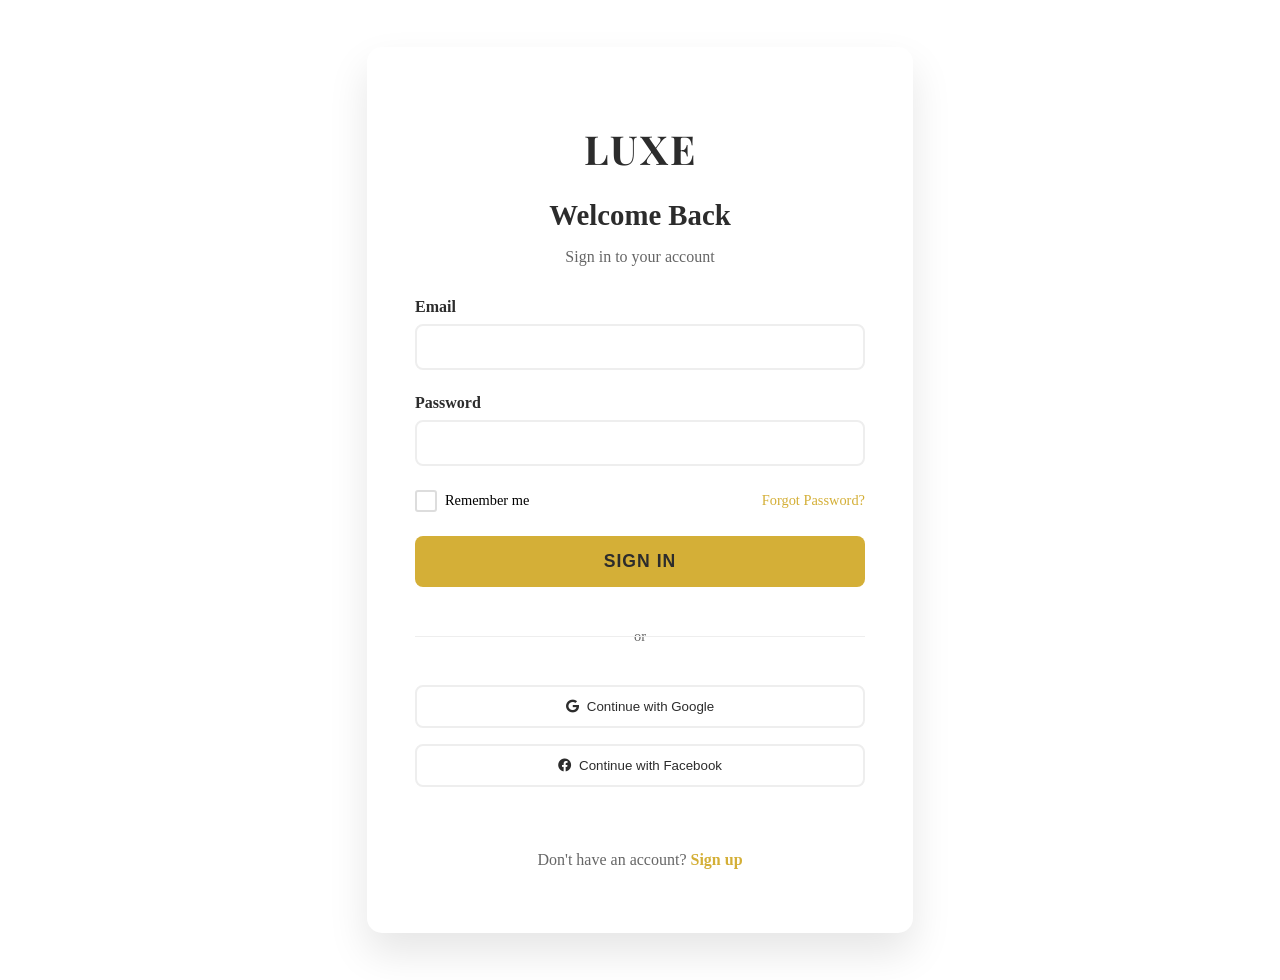
<file: checkout.html>
<!DOCTYPE html>
<html lang="en">

<head>
    <meta charset="UTF-8">
    <meta name="viewport" content="width=device-width, initial-scale=1.0">
    <title>Checkout - LUXE Fashion</title>
    <link rel="shortcut icon" href="wardrobe.png" type="image/x-icon">
    <link
        href="https://fonts.googleapis.com/css2?family=Playfair+Display:wght@400;500;600;700&family=Inter:wght@300;400;500;600;700&display=swap"
        rel="stylesheet">
    <link rel="stylesheet" href="https://cdnjs.cloudflare.com/ajax/libs/font-awesome/6.0.0/css/all.min.css">
    <link rel="stylesheet" href="styles.css">
    <link rel="stylesheet" href="checkout.css">
</head>

<body>
    <nav class="navbar">
        <div class="nav-container">
            <div class="nav-logo">
                <h2><a href="index.html">LUXE</a></h2>
            </div>
            <div class="checkout-steps">
                <span class="step active" style="border-radius: 4px;">Cart</span>
                <span class="step active"style="border-radius: 4px;">Checkout</span>
                <span class="step" style="border-radius: 4px;">Payment</span>
            </div>
        </div>
    </nav>

    <div class="checkout-container">
        <div class="checkout-content">
            <div class="checkout-form">
                <h2>Shipping Information</h2>
                <form id="checkout-form">
                    <div class="form-row">
                        <div class="form-group">
                            <label>First Name</label>
                            <input type="text" name="firstName" required>
                        </div>
                        <div class="form-group">
                            <label>Last Name</label>
                            <input type="text" name="lastName" required>
                        </div>
                    </div>

                    <div class="form-group">
                        <label>Email</label>
                        <input type="email" name="email" required>
                    </div>

                    <div class="form-group">
                        <label>Phone</label>
                        <input type="tel" name="phone" required>
                    </div>

                    <div class="form-group">
                        <label>Address</label>
                        <input type="text" name="address" required>
                    </div>

                    <div class="form-row">
                        <div class="form-group">
                            <label>City</label>
                            <input type="text" name="city" required>
                        </div>
                        <div class="form-group">
                            <label>State</label>
                            <input type="text" name="state" required>
                        </div>
                        <div class="form-group">
                            <label>ZIP Code</label>
                            <input type="text" name="zip" required>
                        </div>
                    </div>
                </form>

                <h2>Payment Method</h2>
                <div class="payment-methods">
                    <div class="payment-option">
                        <input type="radio" id="paypal" name="payment" value="paypal">
                        <label for="paypal">
                            <i class="fab fa-paypal"></i>
                            PayPal
                        </label>
                    </div>
                    <div class="payment-option">
                        <input type="radio" id="razorpay" name="payment" value="razorpay">
                        <label for="razorpay">
                            <i class="fas fa-credit-card"></i>
                            Razorpay
                        </label>
                    </div>
                    <div class="payment-option">
                        <input type="radio" id="phonepe" name="payment" value="phonepe">
                        <label for="phonepe">
                            <i class="fas fa-mobile-alt"></i>
                            PhonePe
                        </label>
                    </div>
                    <div class="payment-option">
                        <input type="radio" id="gpay" name="payment" value="gpay">
                        <label for="gpay">
                            <i class="fab fa-google-pay"></i>
                            Google Pay
                        </label>
                    </div>
                    <div class="payment-option">
                        <input type="radio" id="paytm" name="payment" value="paytm">
                        <label for="paytm">
                            <i class="fas fa-wallet"></i>
                            Paytm
                        </label>
                    </div>
                    <div class="payment-option">
                        <input type="radio" id="cod" name="payment" value="cod">
                        <label for="cod">
                            <i class="fas fa-wallet"></i>
                            COD
                        </label>
                    </div>

                </div>
            </div>

            <div class="order-summary">
                <h2>Order Summary</h2>
                <div class="summary-items" id="checkout-items">
                    <!-- Items will be loaded here -->
                </div>
                <div class="summary-totals">
                    <div class="total-row">
                        <span>Subtotal:</span>
                        <span id="subtotal">$0.00</span>
                    </div>
                    <div class="total-row">
                        <span>Shipping:</span>
                        <span id="shipping">$10.00</span>
                    </div>
                    <div class="total-row">
                        <span>Tax:</span>
                        <span id="tax">$0.00</span>
                    </div>
                    <div class="total-row final">
                        <span>Total:</span>
                        <span id="final-total">$0.00</span>
                    </div>
                </div>
                <button class="place-order-btn" onclick="placeOrder()">Place Order</button>
            </div>
        </div>
    </div>

    <script src="checkout.js"></script>
</body>

</html>
</file>
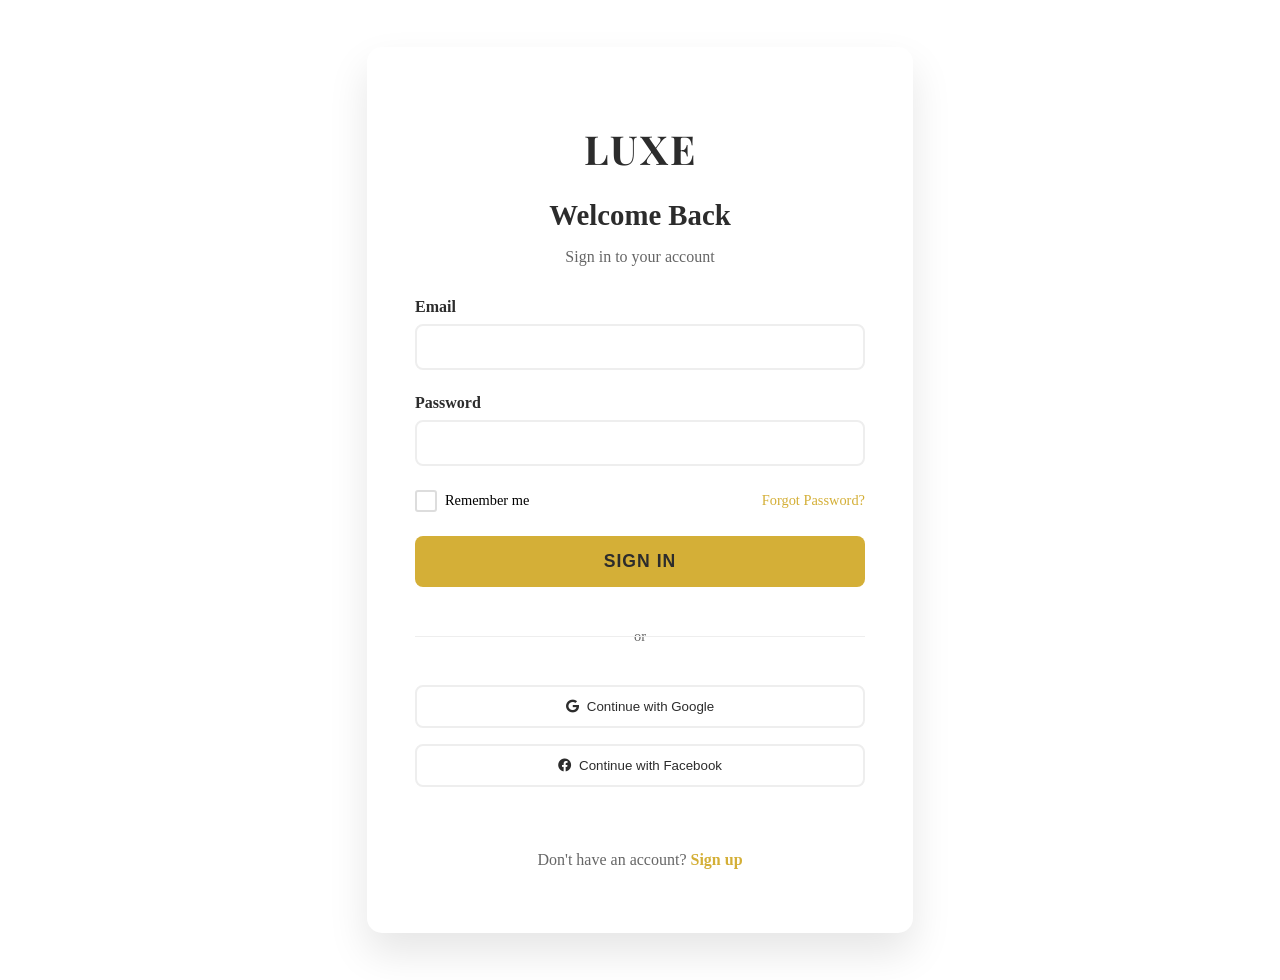
<file: order-confirmation.html>
<!DOCTYPE html>
<html lang="en">
<head>
  <meta charset="UTF-8" />
  <meta name="viewport" content="width=device-width, initial-scale=1.0"/>
  <title>My Orders - LUXE Fashion</title>
  <link rel="shortcut icon" href="wardrobe.png" type="image/x-icon">
  <link href="https://fonts.googleapis.com/css2?family=Playfair+Display:wght@500;700&family=Inter:wght@400;600&display=swap" rel="stylesheet" />
  <style>
    body {
  margin: 0;
  font-family: 'Inter', sans-serif;
  background: #f7f7f7;
}

.orders-container {
  padding: 2rem;
  min-height: 100vh;
  display: flex;
  justify-content: center;
}

.orders-wrapper {
  width: 100%;
  max-width: 900px;
}

.orders-wrapper h1 {
  font-family: 'Playfair Display', serif;
  font-size: 2.5rem;
  margin-bottom: 1.5rem;
  color: #2c2c2c;
}

.no-orders {
  text-align: center;
  color: #666;
  font-size: 1.2rem;
  margin-top: 3rem;
}

.order-card {
  background: #fff;
  border-radius: 12px;
  padding: 1.5rem 2rem;
  margin-bottom: 2rem;
  box-shadow: 0 12px 30px rgba(0, 0, 0, 0.08);
}

.order-id,
.order-date,
.order-status {
  font-size: 1rem;
  color: #333;
  margin-bottom: 0.5rem;
}

.order-items {
  border-top: 1px solid #eee;
  border-bottom: 1px solid #eee;
  padding: 1rem 0;
  margin: 1rem 0;
}

.order-item {
  display: flex;
  align-items: center;
  margin-bottom: 1rem;
}

.order-item img {
  width: 70px;
  height: 70px;
  object-fit: cover;
  border-radius: 8px;
  margin-right: 1rem;
}

.item-name {
  font-weight: 600;
  margin: 0;
  color: #2c2c2c;
}

.item-qty,
.item-price {
  margin: 2px 0;
  color: #555;
}

.order-summary {
  font-size: 0.95rem;
  color: #444;
}

.order-summary p {
  margin: 5px 0;
}

.order-total {
  font-size: 1.1rem;
  font-weight: bold;
  margin-top: 10px;
}

/* Responsive */
@media (max-width: 600px) {
  .order-item {
    flex-direction: column;
    align-items: flex-start;
  }

  .order-item img {
    margin-bottom: 0.5rem;
  }
}

  </style>
</head>
<body>
  <section class="orders-container">
    <div class="orders-wrapper">
      <h1>My Orders</h1>
      <div id="orders-list" class="orders-list"></div>
    </div>
  </section>

  <script>
    const orders = JSON.parse(localStorage.getItem("orders")) || [];
    const currentUser = JSON.parse(localStorage.getItem("currentUser"));

    const ordersList = document.getElementById("orders-list");

    if (!currentUser) {
      window.location.href = "signin.html";
    }

    if (orders.length === 0) {
      ordersList.innerHTML = "<p class='no-orders'>You have no orders yet.</p>";
    } else {
      const userOrders = orders.filter(order => order.userId === currentUser.id);

      if (userOrders.length === 0) {
        ordersList.innerHTML = "<p class='no-orders'>You have no orders yet.</p>";
      } else {
        userOrders.reverse().forEach(order => {
          const orderEl = document.createElement("div");
          orderEl.className = "order-card";
          orderEl.innerHTML = `
            <div class="order-id"><strong>Order ID:</strong> ${order.id}</div>
            <div class="order-date"><strong>Date:</strong> ${new Date(order.date).toLocaleDateString()}</div>
            <div class="order-status"><strong>Status:</strong> ${order.status}</div>
            <div class="order-items">
              ${order.items.map(item => `
                <div class="order-item">
                  <img src="${item.image}" alt="${item.name}">
                  <div>
                    <p class="item-name">${item.name}</p>
                    <p class="item-qty">Qty: ${item.quantity}</p>
                    <p class="item-price">$${item.price.toFixed(2)}</p>
                  </div>
                </div>
              `).join("")}
            </div>
            <div class="order-summary">
              <p><strong>Subtotal:</strong> $${order.subtotal.toFixed(2)}</p>
              <p><strong>Shipping:</strong> $${order.shipping.toFixed(2)}</p>
              <p><strong>Tax:</strong> $${order.tax.toFixed(2)}</p>
              <p class="order-total"><strong>Total:</strong> $${order.total.toFixed(2)}</p>
            </div>
          `;
          ordersList.appendChild(orderEl);
        });
      }
    }
  </script>
</body>
</html>
</file>
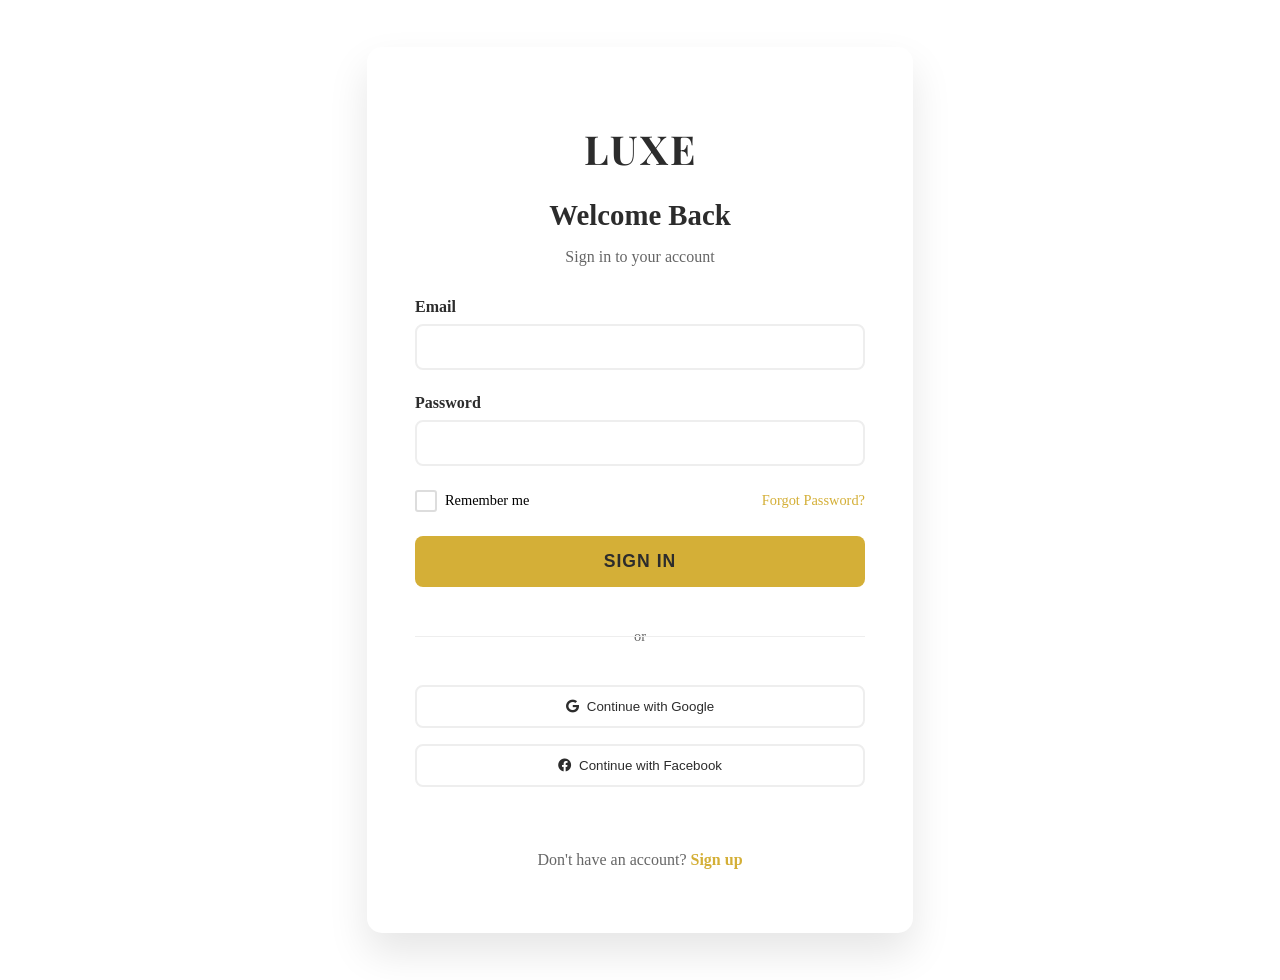
<file: profile.html>
<!DOCTYPE html>
<html lang="en">

<head>
    <meta charset="UTF-8">
    <meta name="viewport" content="width=device-width, initial-scale=1.0">
    <title>Profile - LUXE Fashion</title>
    <link rel="shortcut icon" href="wardrobe.png" type="image/x-icon">
    <link
        href="https://fonts.googleapis.com/css2?family=Playfair+Display:wght@400;500;600;700&family=Inter:wght@300;400;500;600;700&display=swap"
        rel="stylesheet">
    <link rel="stylesheet" href="https://cdnjs.cloudflare.com/ajax/libs/font-awesome/6.0.0/css/all.min.css">
    <link rel="stylesheet" href="styles.css">
    <link rel="stylesheet" href="profile.css">
</head>

<body>
    <!-- Navigation -->
    <nav class="navbar">
        <div class="nav-container">
            <div class="nav-logo">
                <h2><a href="index.html">LUXE</a></h2>
            </div>
            <div class="user-greeting">
                <span id="profile-greeting"></span>
            </div>
            <div class="nav-icons">
                <a href="index.html" class="nav-link" style="text-decoration: none; color: rgb(255, 251, 251); background-color: black; padding: 10px 15px; border-radius: 4px;">Home</a>
            </div>
        </div>
    </nav>

    <div class="profile-container">
        <!-- Sidebar -->
        <div class="profile-sidebar">
            <div class="profile-info">
                <div class="profile-avatar">
                    <i class="fas fa-user"></i>
                </div>
                <h3 id="profile-name">John Doe</h3>
                <p id="profile-email">john@example.com</p>
            </div>

            <nav class="sidebar-nav">
                <a href="#" class="nav-item active" data-section="orders">
                    <i class="fas fa-box"></i>
                    My Orders
                </a>
                <a href="#" class="nav-item" data-section="wishlist">
                    <i class="fas fa-heart"></i>
                    Wishlist
                </a>
                <a href="#" class="nav-item" data-section="cart">
                    <i class="fas fa-shopping-bag"></i>
                    Cart
                </a>
                <a href="#" class="nav-item" data-section="tracking">
                    <i class="fas fa-truck"></i>
                    Order Tracking
                </a>
                <div class="nav-divider"></div>
                <h4>Customer Service</h4>
                <a href="/services/faq.html" class="nav-item">
                    <i class="fas fa-question-circle"></i>
                    FAQ
                </a>
                <a href="/services/returns.html" class="nav-item">
                    <i class="fas fa-undo"></i>
                    Returns & Refunds
                </a>
                <a href="/services/shipping-info.html" class="nav-item">
                    <i class="fas fa-shipping-fast"></i>
                    Shipping Policy
                </a>
                <a href="/services/support.html" class="nav-item">
                    <i class="fas fa-headset"></i>
                    Support
                </a>
                <a href="/services/size-guide.html" class="nav-item">
                    	<i class="fas fa-shirt"></i>
                    Size Guide
                </a>
            </nav>
        </div>

        <!-- Main Content -->
        <div class="profile-content">
            <!-- My Orders Section -->
            <div class="content-section active" id="orders-section">
                <h2>My Orders</h2>
                <div class="orders-container" id="orders-container">
                    <!-- Orders will be loaded here -->
                </div>
            </div>

            <!-- Wishlist Section -->
            <div class="content-section" id="wishlist-section">
                <h2>My Wishlist</h2>
                <div class="wishlist-grid" id="profile-wishlist">
                    <!-- Wishlist items will be loaded here -->
                </div>
            </div>

            <!-- Cart Section -->
            <div class="content-section" id="cart-section">
                <h2>Shopping Cart</h2>
                <div class="cart-container" id="profile-cart">
                    <!-- Cart items will be loaded here -->
                </div>
            </div>

            <!-- Order Tracking Section -->
            <div class="content-section" id="tracking-section">
                <h2>Order Tracking</h2>
                <div class="tracking-container">
                    <div class="tracking-input">
                        <input type="text" id="tracking-number" placeholder="Enter order number">
                        <button onclick="trackOrder()">Track Order</button>
                    </div>
                    <div class="tracking-result" id="tracking-result">
                        <!-- Tracking results will be shown here -->
                    </div>
                </div>
            </div>
        </div>
    </div>

    <script src="profile.js"></script>
</body>

</html>
</file>
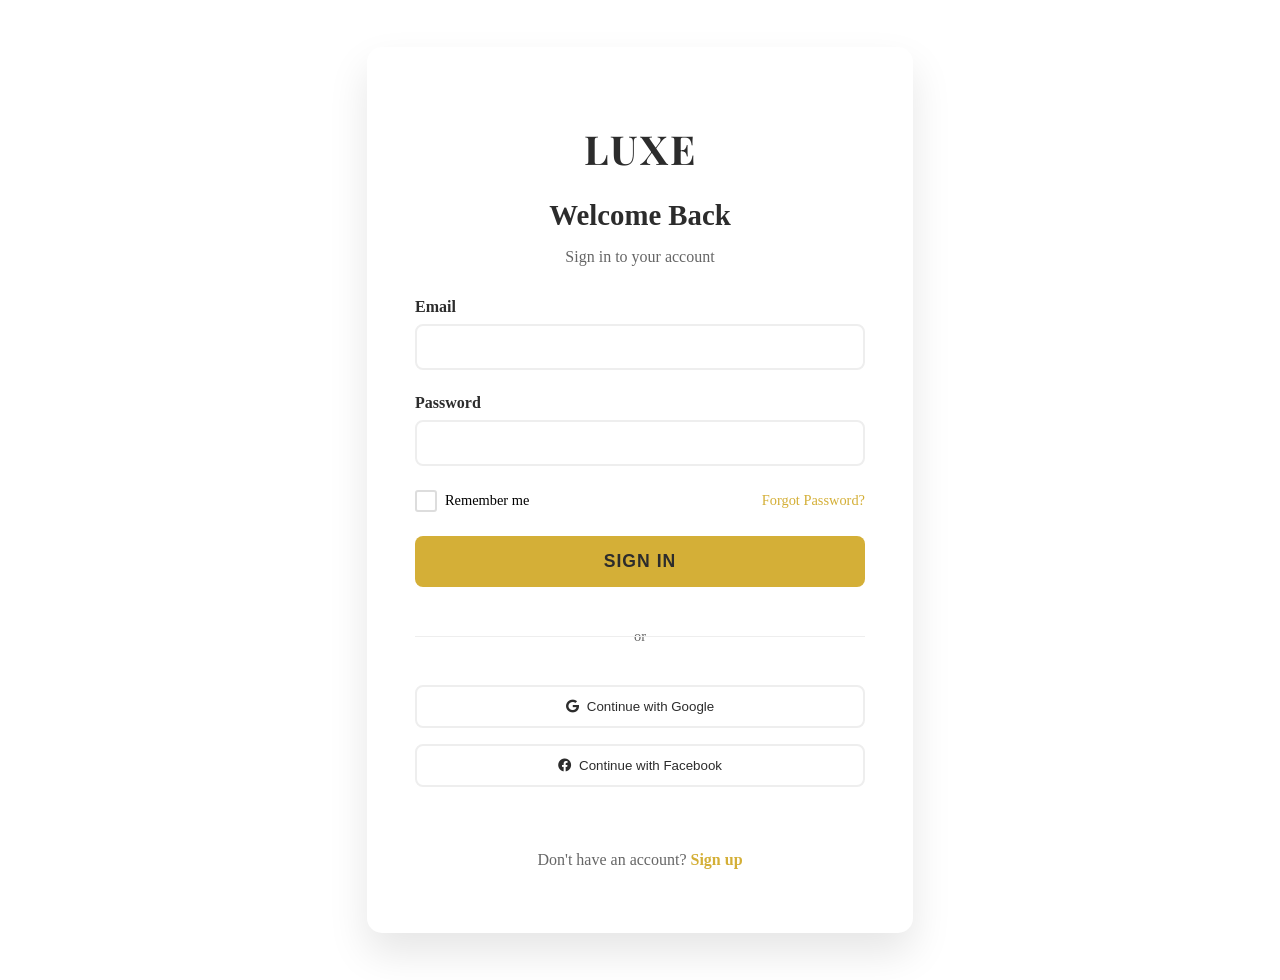
<file: signin.html>
<!DOCTYPE html>
<html lang="en">
<head>
    <meta charset="UTF-8">
    <meta name="viewport" content="width=device-width, initial-scale=1.0">
    <title>Sign In - LUXE Fashion</title>
    <link rel="shortcut icon" href="wardrobe.png" type="image/x-icon">
    <link href="https://fonts.googleapis.com/css2?family=Playfair+Display:wght@400;500;600;700&family=Inter:wght@300;400;500;600;700&display=swap" rel="stylesheet">
    <link rel="stylesheet" href="https://cdnjs.cloudflare.com/ajax/libs/font-awesome/6.0.0/css/all.min.css">
    <link rel="stylesheet" href="auth.css">
</head>
<body>
    <div class="auth-container">
        <div class="auth-card">
            <div class="auth-header">
                <h1>LUXE</h1>
                <h2>Welcome Back</h2>
                <p>Sign in to your account</p>
            </div>
            
            <form class="auth-form" id="signin-form">
                <div class="form-group">
                    <label for="email">Email</label>
                    <input type="email" id="email" name="email" required>
                </div>
                
                <div class="form-group">
                    <label for="password">Password</label>
                    <input type="password" id="password" name="password" required>
                </div>
                
                <div class="form-options">
                    <label class="checkbox-container">
                        <input type="checkbox" id="remember">
                        <span class="checkmark"></span>
                        Remember me
                    </label>
                    <a href="#" class="forgot-password">Forgot Password?</a>
                </div>
                
                <button type="submit" class="auth-btn">Sign In</button>
                
                <div class="auth-divider">
                    <span>or</span>
                </div>
                
                <div class="social-auth">
                    <button type="button" class="social-btn google">
                        <i class="fab fa-google"></i>
                        Continue with Google
                    </button>
                    <button type="button" class="social-btn facebook">
                        <i class="fab fa-facebook"></i>
                        Continue with Facebook
                    </button>
                </div>
                
                <div class="auth-footer">
                    <p>Don't have an account? <a href="signup.html">Sign up</a></p>
                </div>
            </form>
        </div>
    </div>
    
    <script src="auth.js"></script>
</body>
</html>
</file>
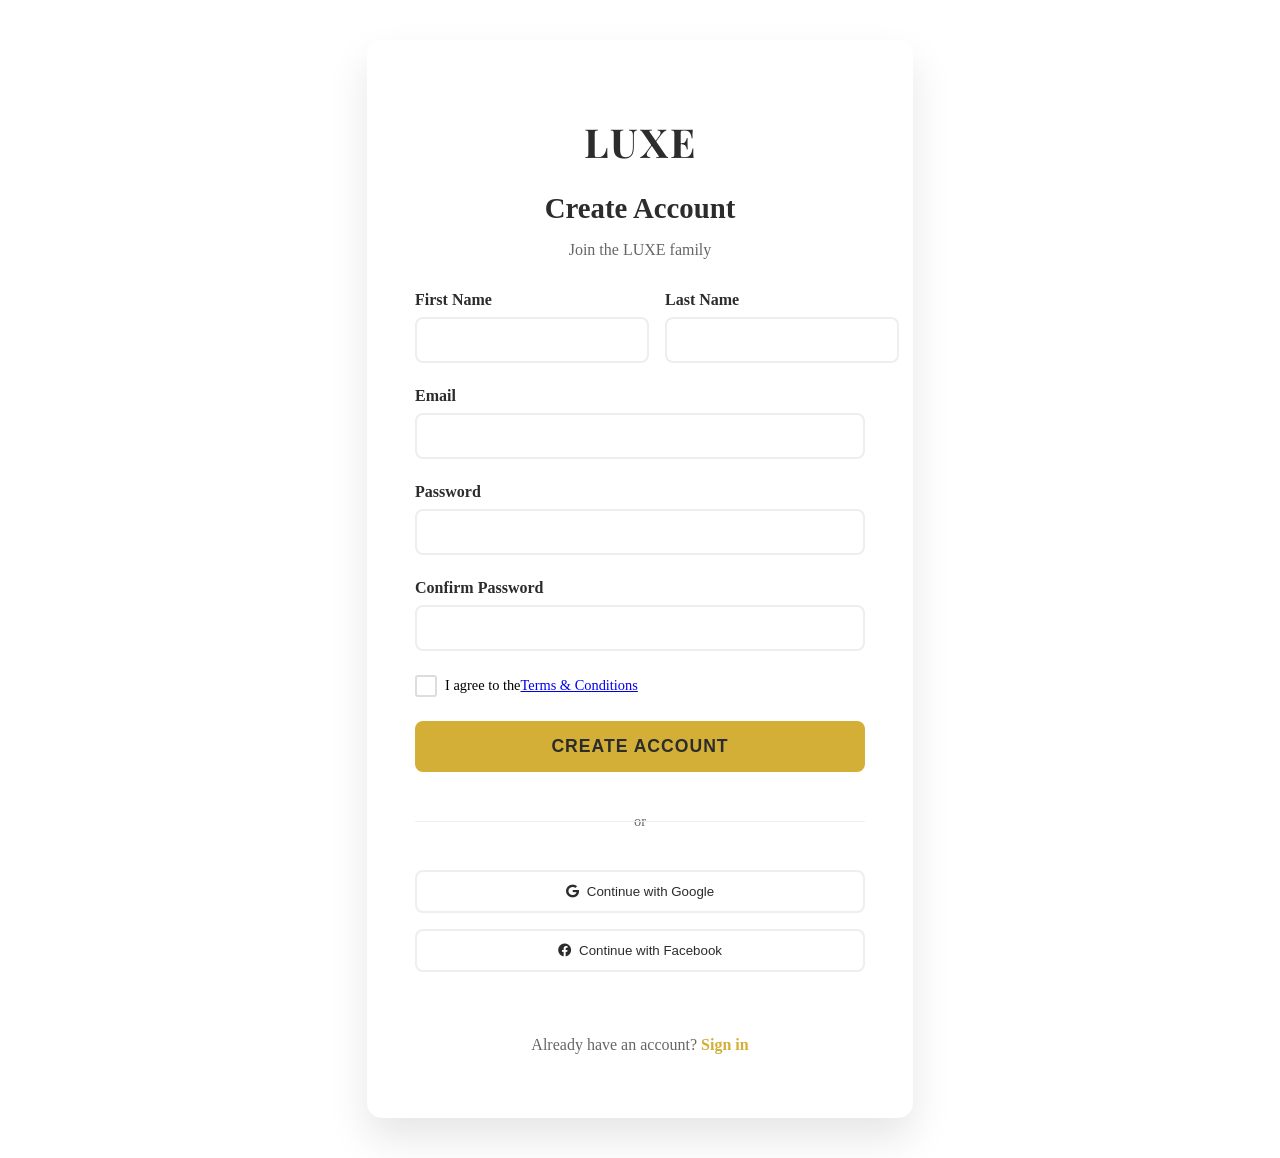
<file: signup.html>
<!DOCTYPE html>
<html lang="en">
<head>
    <meta charset="UTF-8">
    <meta name="viewport" content="width=device-width, initial-scale=1.0">
    <title>Sign Up - LUXE Fashion</title>
    <link rel="shortcut icon" href="wardrobe.png" type="image/x-icon">
    <link href="https://fonts.googleapis.com/css2?family=Playfair+Display:wght@400;500;600;700&family=Inter:wght@300;400;500;600;700&display=swap" rel="stylesheet">
    <link rel="stylesheet" href="https://cdnjs.cloudflare.com/ajax/libs/font-awesome/6.0.0/css/all.min.css">
    <link rel="stylesheet" href="auth.css">
</head>
<body>
    <div class="auth-container">
        <div class="auth-card">
            <div class="auth-header">
                <h1>LUXE</h1>
                <h2>Create Account</h2>
                <p>Join the LUXE family</p>
            </div>
            
            <form class="auth-form" id="signup-form">
                <div class="form-row">
                    <div class="form-group">
                        <label for="firstName">First Name</label>
                        <input type="text" id="firstName" name="firstName" required>
                    </div>
                    <div class="form-group">
                        <label for="lastName">Last Name</label>
                        <input type="text" id="lastName" name="lastName" required>
                    </div>
                </div>
                
                <div class="form-group">
                    <label for="email">Email</label>
                    <input type="email" id="email" name="email" required>
                </div>
                
                <div class="form-group">
                    <label for="password">Password</label>
                    <input type="password" id="password" name="password" required>
                </div>
                
                <div class="form-group">
                    <label for="confirmPassword">Confirm Password</label>
                    <input type="password" id="confirmPassword" name="confirmPassword" required>
                </div>
                
                <div class="form-options">
                    <label class="checkbox-container" for="terms">
                        <input type="checkbox" id="terms" name="terms" required>
                        <span class="checkmark"></span>
                        I agree to the <a href="#">Terms & Conditions</a>
                    </label>
                </div>
                
                <button type="submit" class="auth-btn">Create Account</button>
                
                <div class="auth-divider">
                    <span>or</span>
                </div>
                
                <div class="social-auth">
                    <button type="button" class="social-btn google">
                        <i class="fab fa-google"></i>
                        Continue with Google
                    </button>
                    <button type="button" class="social-btn facebook">
                        <i class="fab fa-facebook"></i>
                        Continue with Facebook
                    </button>
                </div>
                
                <div class="auth-footer">
                    <p>Already have an account? <a href="signin.html">Sign in</a></p>
                </div>
            </form>
        </div>
    </div>

    <script src="auth.js"></script>
</body>
</html>
</file>
<file: styles.css>
/* Reset and Base Styles */
* {
  margin: 0;
  padding: 0;
  box-sizing: border-box;
}

body {
  font-family: "Inter", sans-serif;
  line-height: 1.6;
  color: #333;
  overflow-x: hidden;
}

.container {
  max-width: 1200px;
  margin: 0 auto;
  padding: 0 20px;
}

/* Typography */
h1,
h2,
h3 {
  font-family: "Playfair Display", serif;
}

.section-title {
  text-align: center;
  font-size: 2.5rem;
  margin-bottom: 3rem;
  color: #2c2c2c;
}

/* Navigation */
.navbar {
  position: fixed;
  top: 0;
  width: 100%;
  background: rgba(255, 255, 255, 0.95);
  backdrop-filter: blur(10px);
  z-index: 1000;
  padding: 1rem 0;
  transition: all 0.3s ease;
  box-shadow: 0 2px 10px rgba(0, 0, 0, 0.1);
}

.nav-container {
  max-width: 1200px;
  margin: 0 auto;
  padding: 0 20px;
  display: flex;
  justify-content: space-between;
  align-items: center;
  gap: 2rem;
}

.nav-logo h2 a {
  font-size: 2rem;
  color: #2c2c2c;
  letter-spacing: 2px;
  text-decoration: none;
}

/* Search Container */
.search-container {
  display: flex;
  align-items: center;
  background: #f8f9fa;
  border-radius: 25px;
  padding: 8px 15px;
  flex: 1;
  max-width: 400px;
}

.search-container input {
  border: none;
  background: none;
  outline: none;
  flex: 1;
  padding: 5px;
  font-size: 14px;
}

.search-container button {
  background: none;
  border: none;
  color: #666;
  cursor: pointer;
  padding: 5px;
}

.nav-menu {
  display: flex;
  list-style: none;
  gap: 2rem;
}

.nav-menu a {
  text-decoration: none;
  color: #2c2c2c;
  font-weight: 500;
  transition: color 0.3s ease;
}

.nav-menu a:hover {
  color: #d4af37;
}

.nav-icons {
  display: flex;
  gap: 1.5rem;
  align-items: center;
}

.nav-icons i {
  font-size: 1.2rem;
  color: #2c2c2c;
  cursor: pointer;
  transition: color 0.3s ease;
  position: relative;
}

.nav-icons i:hover {
  color: #d4af37;
}

.cart-count,
.wishlist-count {
  position: absolute;
  top: -8px;
  right: -8px;
  background: #d4af37;
  color: white;
  border-radius: 50%;
  width: 18px;
  height: 18px;
  font-size: 10px;
  display: flex;
  align-items: center;
  justify-content: center;
  font-weight: bold;
}

.auth-buttons {
  display: flex;
  gap: 1rem;
}

.auth-btn {
  padding: 8px 16px;
  border: 1px solid #d4af37;
  border-radius: 5px;
  text-decoration: none;
  color: #d4af37;
  font-weight: 500;
  transition: all 0.3s ease;
}

.auth-btn:hover {
  background: #d4af37;
  color: white;
}

.user-greeting {
  font-weight: 600;
  color: #d4af37;
  font-size: 1.1rem;
  text-shadow: 1px 1px 2px rgba(0, 0, 0, 0.1);
}

.hamburger {
  display: none;
  flex-direction: column;
  cursor: pointer;
}

.hamburger span {
  width: 25px;
  height: 3px;
  background: #2c2c2c;
  margin: 3px 0;
  transition: 0.3s;
}

/* Hero Section */
.hero {
  display: flex;
  align-items: center;
  min-height: 100vh;
  padding: 120px 20px 80px;
  background: linear-gradient(135deg, #667eea 0%, #764ba2 100%);
  color: white;
  position: relative;
}

.hero-content {
  max-width: 600px;
  margin: 0 auto;
  text-align: center;
}

.hero-content h1 {
  font-size: 3.5rem;
  margin-bottom: 1.5rem;
  color: white;
  line-height: 1.2;
}

.hero-content p {
  font-size: 1.2rem;
  margin-bottom: 2rem;
  color: rgba(255, 255, 255, 0.9);
  line-height: 1.6;
}

.cta-btn {
  background: #d4af37;
  color: #2c2c2c;
  padding: 15px 30px;
  border: none;
  border-radius: 5px;
  font-size: 1.1rem;
  font-weight: 600;
  cursor: pointer;
  transition: all 0.3s ease;
  text-transform: uppercase;
  letter-spacing: 1px;
}

.cta-btn:hover {
  background: #b8941f;
  transform: translateY(-2px);
  box-shadow: 0 5px 15px rgba(0, 0, 0, 0.2);
}

/* Category Navigation */
.category-nav {
  padding: 2rem 0;
  background: white;
  border-bottom: 1px solid #eee;
}

.category-tabs {
  display: flex;
  justify-content: center;
  gap: 2rem;
}

.tab-btn {
  background: none;
  border: 2px solid #ddd;
  padding: 12px 30px;
  border-radius: 5px;
  font-size: 1rem;
  font-weight: 600;
  cursor: pointer;
  transition: all 0.3s ease;
  color: #666;
}

.tab-btn.active,
.tab-btn:hover {
  background: #2c2c2c;
  color: white;
  border-color: #2c2c2c;
}

/* Products Section */
.products {
  padding: 4rem 0;
  background: #f8f9fa;
}

.product-category {
  display: none;
}

.product-category.active {
  display: block;
}

.category-header {
  text-align: center;
  margin-bottom: 3rem;
}

.category-header h3 {
  font-size: 2rem;
  margin-bottom: 1rem;
  color: #2c2c2c;
}

.category-header p {
  font-size: 1.1rem;
  color: #666;
}

.product-section {
  margin-bottom: 4rem;
}

.product-section h4 {
  font-size: 1.5rem;
  margin-bottom: 2rem;
  color: #2c2c2c;
  text-align: center;
  font-family: "Playfair Display", serif;
}

.product-grid {
  display: grid;
  grid-template-columns: repeat(auto-fit, minmax(250px, 1fr));
  gap: 1.5rem;
  margin-bottom: 3rem;
}

.product-card {
  background: white;
  border-radius: 10px;
  overflow: hidden;
  box-shadow: 0 5px 15px rgba(0, 0, 0, 0.1);
  transition: transform 0.3s ease;
  cursor: pointer;
  position: relative;
}

.product-card:hover {
  transform: translateY(-5px);
}

.product-card img {
  width: 100%;
  height: 200px;
  object-fit: cover;
}

.product-info {
  padding: 1rem;
}

.product-card h5 {
  font-size: 1rem;
  color: #2c2c2c;
  margin-bottom: 0.5rem;
}

.product-rating {
  display: flex;
  align-items: center;
  gap: 0.5rem;
  margin-bottom: 0.5rem;
}

.stars {
  color: #d4af37;
}

.rating-text {
  font-size: 0.8rem;
  color: #666;
}

.product-card .price {
  font-size: 1.1rem;
  font-weight: 600;
  color: #d4af37;
  margin-bottom: 1rem;
}

.product-actions {
  display: flex;
  gap: 0.5rem;
}

.btn-cart,
.btn-wishlist {
  flex: 1;
  padding: 8px 12px;
  border: none;
  border-radius: 5px;
  cursor: pointer;
  font-size: 0.9rem;
  font-weight: 600;
  transition: all 0.3s ease;
}

.btn-cart {
  background: #2c2c2c;
  color: white;
}

.btn-cart:hover {
  background: #d4af37;
}

.btn-wishlist {
  background: #f8f9fa;
  color: #2c2c2c;
  border: 1px solid #ddd;
}

.btn-wishlist:hover,
.btn-wishlist.active {
  background: #ff6b6b;
  color: white;
  border-color: #ff6b6b;
}

/* New Arrivals */
.new-arrivals {
  padding: 4rem 0;
  background: white;
}

.arrivals-grid {
  display: grid;
  grid-template-columns: repeat(auto-fit, minmax(300px, 1fr));
  gap: 2rem;
}

.arrival-card {
  position: relative;
  border-radius: 15px;
  overflow: hidden;
  box-shadow: 0 10px 30px rgba(0, 0, 0, 0.1);
  transition: transform 0.3s ease;
}

.arrival-card:hover {
  transform: translateY(-10px);
}

.arrival-card video {
  width: 100%;
  height: 500px;
  object-fit: cover;
}

.arrival-info {
  position: absolute;
  bottom: 0;
  left: 0;
  right: 0;
  background: linear-gradient(transparent, rgba(0, 0, 0, 0.8));
  color: white;
  padding: 2rem;
}

.arrival-info h4 {
  font-size: 1.3rem;
  margin-bottom: 0.5rem;
}

.arrival-info p {
  margin-bottom: 1rem;
  opacity: 0.9;
}

.arrival-info .price {
  font-size: 1.2rem;
  font-weight: 600;
  color: #d4af37;
}

/* Coming Soon Section */
.upcoming {
  padding: 4rem 0;
  background: #2c2c2c;
  color: white;
}

.upcoming .section-title {
  color: white;
}

.upcoming-content {
  display: flex;
  align-items: center;
  gap: 3rem;
}

.upcoming-text {
  flex: 1;
}

.upcoming-text h3 {
  font-size: 2rem;
  margin-bottom: 1rem;
  color: #d4af37;
}

.upcoming-text p {
  font-size: 1.1rem;
  margin-bottom: 2rem;
  line-height: 1.6;
}

.countdown {
  display: flex;
  gap: 2rem;
  margin-bottom: 2rem;
}

.countdown-item {
  text-align: center;
  background: rgba(255, 255, 255, 0.1);
  padding: 1rem;
  border-radius: 10px;
  min-width: 80px;
}

.countdown-item span {
  display: block;
  font-size: 2rem;
  font-weight: 700;
  color: #d4af37;
}

.countdown-item label {
  font-size: 0.9rem;
  text-transform: uppercase;
  letter-spacing: 1px;
}

.notify-btn {
  background: #d4af37;
  color: #2c2c2c;
  padding: 15px 30px;
  border: none;
  border-radius: 5px;
  font-size: 1.1rem;
  font-weight: 600;
  cursor: pointer;
  transition: all 0.3s ease;
  text-transform: uppercase;
  letter-spacing: 1px;
}

.notify-btn:hover {
  background: #b8941f;
  transform: translateY(-2px);
}

.video-container {
  flex: 1;
}

.video-container video {
  width: 100%;
  height: 400px;
  object-fit: cover;
  border-radius: 10px;
}

/* About */
.about {
  padding: 4rem 0;
  background: #f8f9fa;
}

.about-content {
  display: flex;
  align-items: center;
  gap: 3rem;
}

.about-text {
  flex: 1;
}

.about-text h2 {
  font-size: 2.5rem;
  margin-bottom: 1.5rem;
  color: #2c2c2c;
}

.about-text p {
  font-size: 1.1rem;
  margin-bottom: 1.5rem;
  color: #666;
  line-height: 1.6;
}

.about-stats {
  display: flex;
  gap: 2rem;
  margin-top: 2rem;
}

.stat {
  text-align: center;
}

.stat h4 {
  font-size: 2rem;
  color: #d4af37;
  margin-bottom: 0.5rem;
}

.stat p {
  color: #666;
  font-weight: 500;
}

.about-image {
  flex: 1;
}

.about-image img {
  width: 100%;
  height: auto;
  border-radius: 10px;
}

/* Footer */
.footer {
  background: #2c2c2c;
  color: white;
  padding: 3rem 0 1rem;
}

.footer-content {
  display: flex;
  justify-content: space-between;
  align-items: flex-start;
  gap: 2rem;
  margin-bottom: 2rem;
  flex-wrap: wrap;
}

.footer-section {
  flex: 1;
  min-width: 200px;
}

.footer-section h3,
.footer-section h4 {
  margin-bottom: 1rem;
  color: #d4af37;
}

.footer-section p {
  color: #ccc;
  line-height: 1.6;
  margin-bottom: 1rem;
}

.footer-section ul {
  list-style: none;
}

.footer-section ul li {
  margin-bottom: 0.5rem;
}

.footer-section ul li a {
  color: #ccc;
  text-decoration: none;
  transition: color 0.3s ease;
}

.footer-section ul li a:hover {
  color: #d4af37;
}

.social-links {
  display: flex;
  gap: 1rem;
  margin-top: 1rem;
}

.social-links a {
  display: flex;
  align-items: center;
  justify-content: center;
  width: 40px;
  height: 40px;
  background: #444;
  color: white;
  border-radius: 50%;
  text-decoration: none;
  transition: all 0.3s ease;
}

.social-links a:hover {
  background: #d4af37;
  transform: translateY(-2px);
}

.newsletter {
  display: flex;
  gap: 0.5rem;
  margin-top: 1rem;
}

.newsletter input {
  flex: 1;
  padding: 10px;
  border: none;
  border-radius: 5px;
  font-size: 0.9rem;
}

.newsletter button {
  background: #d4af37;
  color: #2c2c2c;
  border: none;
  padding: 10px 20px;
  border-radius: 5px;
  font-weight: 600;
  cursor: pointer;
  transition: background 0.3s ease;
}

.newsletter button:hover {
  background: #b8941f;
}

.footer-bottom {
  text-align: center;
  padding-top: 2rem;
  border-top: 1px solid #444;
  color: #ccc;
}

/* Modal Styles */
.modal {
  display: none;
  position: fixed;
  z-index: 10000;
  left: 0;
  top: 0;
  width: 100%;
  height: 100%;
  background-color: rgba(0, 0, 0, 0.5);
}

.modal-content {
  background-color: white;
  margin: 5% auto;
  padding: 0;
  border-radius: 10px;
  width: 90%;
  max-width: 600px;
  max-height: 80vh;
  overflow-y: auto;
}

.modal-header {
  display: flex;
  justify-content: space-between;
  align-items: center;
  padding: 1.5rem;
  border-bottom: 1px solid #eee;
}

.modal-header h2 {
  margin: 0;
  color: #2c2c2c;
}

.close {
  color: #aaa;
  font-size: 28px;
  font-weight: bold;
  cursor: pointer;
}

.close:hover {
  color: #000;
}

.modal-body {
  padding: 1.5rem;
}

.modal-footer {
  padding: 1.5rem;
  border-top: 1px solid #eee;
  text-align: right;
}

.cart-total {
  font-size: 1.2rem;
  margin-bottom: 1rem;
}

.checkout-btn {
  background: #d4af37;
  color: #2c2c2c;
  padding: 12px 24px;
  border: none;
  border-radius: 5px;
  font-size: 1rem;
  font-weight: 600;
  cursor: pointer;
  transition: all 0.3s ease;
}

.checkout-btn:hover {
  background: #b8941f;
}

/* Cart and Wishlist Items */
.cart-item,
.wishlist-item {
  display: flex;
  align-items: center;
  gap: 1rem;
  padding: 1rem;
  border-bottom: 1px solid #eee;
}

.cart-item:last-child,
.wishlist-item:last-child {
  border-bottom: none;
}

.item-image {
  width: 80px;
  height: 80px;
  object-fit: cover;
  border-radius: 5px;
}

.item-details {
  flex: 1;
}

.item-name {
  font-weight: 600;
  margin-bottom: 0.5rem;
}

.item-price {
  color: #d4af37;
  font-weight: 600;
}

.quantity-controls {
  display: flex;
  align-items: center;
  gap: 0.5rem;
  margin-top: 0.5rem;
}

.quantity-btn {
  background: #f8f9fa;
  border: 1px solid #ddd;
  width: 30px;
  height: 30px;
  border-radius: 3px;
  cursor: pointer;
  display: flex;
  align-items: center;
  justify-content: center;
}

.quantity-btn:hover {
  background: #e9ecef;
}

.quantity {
  padding: 0 1rem;
  font-weight: 600;
}

.remove-btn {
  background: #ff6b6b;
  color: white;
  border: none;
  padding: 8px 12px;
  border-radius: 5px;
  cursor: pointer;
  font-size: 0.9rem;
}

.remove-btn:hover {
  background: #ff5252;
}

/* Notification */
.notification {
  position: fixed;
  top: 100px;
  right: 20px;
  background: #2c2c2c;
  color: white;
  padding: 15px 20px;
  border-radius: 5px;
  z-index: 10000;
  animation: slideIn 0.3s ease;
  box-shadow: 0 5px 15px rgba(0, 0, 0, 0.3);
}

@keyframes slideIn {
  from {
    transform: translateX(100%);
    opacity: 0;
  }
  to {
    transform: translateX(0);
    opacity: 1;
  }
}

/* Responsive Design */
@media (max-width: 768px) {
  .hamburger {
    display: flex;
  }

  .nav-menu {
    position: fixed;
    left: -100%;
    top: 70px;
    flex-direction: column;
    background-color: white;
    width: 100%;
    text-align: center;
    transition: 0.3s;
    box-shadow: 0 10px 27px rgba(0, 0, 0, 0.05);
    padding: 2rem 0;
  }

  .nav-menu.active {
    left: 0;
  }

  .search-container {
    order: 3;
    width: 100%;
    max-width: none;
    margin-top: 1rem;
  }

  .hero-content h1 {
    font-size: 2.5rem;
  }

  .category-tabs {
    flex-wrap: wrap;
    gap: 1rem;
  }

  .product-grid {
    grid-template-columns: repeat(auto-fit, minmax(200px, 1fr));
    gap: 1rem;
  }

  .upcoming-content,
  .about-content {
    flex-direction: column;
  }

  .countdown {
    justify-content: center;
    flex-wrap: wrap;
  }

  .section-title {
    font-size: 2rem;
  }

  .footer-content {
    flex-direction: column;
    text-align: center;
  }

  .modal-content {
    width: 95%;
    margin: 10% auto;
  }
}

@media (max-width: 480px) {
  .hero-content h1 {
    font-size: 2rem;
  }

  .product-grid {
    grid-template-columns: 1fr;
  }

  .arrivals-grid {
    grid-template-columns: 1fr;
  }

  .about-stats {
    flex-direction: column;
    gap: 1rem;
  }

  .countdown {
    gap: 1rem;
  }

  .countdown-item span {
    font-size: 1.5rem;
  }
}
</file>
<file: checkout.css>
/* Checkout Styles */
.checkout-container {
  margin-top: 80px;
  padding: 2rem 0;
  background: #f8f9fa;
  min-height: calc(100vh - 80px);
}

.checkout-steps {
  display: flex;
  align-items: center;
  gap: 1rem;
}

.step {
  padding: 0.5rem 1rem;
  border-radius: 20px;
  font-size: 0.9rem;
  font-weight: 600;
  background: #eee;
  color: #666;
}

.step.active {
  background: #d4af37;
  color: #2c2c2c;
}

.checkout-content {
  max-width: 1200px;
  margin: 0 auto;
  padding: 0 20px;
  display: grid;
  grid-template-columns: 2fr 1fr;
  gap: 3rem;
}

.checkout-form {
  background: white;
  border-radius: 10px;
  padding: 2rem;
  box-shadow: 0 2px 10px rgba(0, 0, 0, 0.1);
}

.checkout-form h2 {
  color: #2c2c2c;
  margin-bottom: 1.5rem;
  font-size: 1.5rem;
}

.form-row {
  display: flex;
  gap: 1rem;
}

.form-group {
  display: flex;
  flex-direction: column;
  margin-bottom: 1.5rem;
  flex: 1;
}

.form-group label {
  font-weight: 600;
  color: #2c2c2c;
  margin-bottom: 0.5rem;
}

.form-group input {
  padding: 12px 15px;
  border: 2px solid #eee;
  border-radius: 8px;
  font-size: 1rem;
  transition: border-color 0.3s ease;
}

.form-group input:focus {
  outline: none;
  border-color: #d4af37;
}

.payment-methods {
  display: grid;
  grid-template-columns: repeat(auto-fit, minmax(200px, 1fr));
  gap: 1rem;
  margin-top: 1rem;
}

.payment-option {
  position: relative;
}

.payment-option input {
  opacity: 0;
  position: absolute;
}

.payment-option label {
  display: flex;
  align-items: center;
  gap: 1rem;
  padding: 1rem;
  border: 2px solid #eee;
  border-radius: 8px;
  cursor: pointer;
  transition: all 0.3s ease;
  font-weight: 500;
}

.payment-option input:checked + label {
  border-color: #d4af37;
  background: #fefdf8;
}

.payment-option i {
  font-size: 1.5rem;
  color: #d4af37;
}

.order-summary {
  background: white;
  border-radius: 10px;
  padding: 2rem;
  box-shadow: 0 2px 10px rgba(0, 0, 0, 0.1);
  height: fit-content;
}

.order-summary h2 {
  color: #2c2c2c;
  margin-bottom: 1.5rem;
  font-size: 1.5rem;
}

.summary-items {
  margin-bottom: 2rem;
}

.summary-item {
  display: flex;
  align-items: center;
  gap: 1rem;
  padding: 1rem 0;
  border-bottom: 1px solid #eee;
}

.summary-item:last-child {
  border-bottom: none;
}

.summary-item img {
  width: 60px;
  height: 60px;
  object-fit: cover;
  border-radius: 5px;
}

.summary-item-details {
  flex: 1;
}

.summary-item-name {
  font-weight: 600;
  margin-bottom: 0.25rem;
}

.summary-item-price {
  color: #d4af37;
  font-weight: 600;
}

.summary-totals {
  border-top: 1px solid #eee;
  padding-top: 1rem;
}

.total-row {
  display: flex;
  justify-content: space-between;
  margin-bottom: 0.5rem;
}

.total-row.final {
  font-size: 1.2rem;
  font-weight: 600;
  color: #2c2c2c;
  border-top: 1px solid #eee;
  padding-top: 1rem;
  margin-top: 1rem;
}

.place-order-btn {
  width: 100%;
  background: #d4af37;
  color: #2c2c2c;
  border: none;
  padding: 15px;
  border-radius: 8px;
  font-size: 1.1rem;
  font-weight: 600;
  cursor: pointer;
  transition: all 0.3s ease;
  text-transform: uppercase;
  letter-spacing: 1px;
  margin-top: 1rem;
}

.place-order-btn:hover {
  background: #b8941f;
  transform: translateY(-2px);
  box-shadow: 0 5px 15px rgba(0, 0, 0, 0.2);
}

/* Responsive */
@media (max-width: 768px) {
  .checkout-content {
    grid-template-columns: 1fr;
    gap: 2rem;
  }

  .form-row {
    flex-direction: column;
  }

  .payment-methods {
    grid-template-columns: 1fr;
  }

  .checkout-steps {
    flex-wrap: wrap;
    justify-content: center;
  }
}
</file>
<file: profile.css>
/* Profile Styles */
.profile-container {
  display: flex;
  min-height: calc(100vh - 80px);
  margin-top: 80px;
}

.profile-sidebar {
  width: 300px;
  background: #2c2c2c;
  color: white;
  padding: 2rem;
  overflow-y: auto;
}

.profile-info {
  text-align: center;
  margin-bottom: 2rem;
  padding-bottom: 2rem;
  border-bottom: 1px solid #444;
}

.profile-avatar {
  width: 80px;
  height: 80px;
  background: #d4af37;
  border-radius: 50%;
  display: flex;
  align-items: center;
  justify-content: center;
  margin: 0 auto 1rem;
  font-size: 2rem;
  color: #2c2c2c;
}

.profile-info h3 {
  color: #d4af37;
  margin-bottom: 0.5rem;
  font-size: 1.3rem;
}

.profile-info p {
  color: #ccc;
  font-size: 0.9rem;
}

.sidebar-nav {
  display: flex;
  flex-direction: column;
}

.sidebar-nav h4 {
  color: #d4af37;
  margin: 1.5rem 0 1rem;
  font-size: 1rem;
  text-transform: uppercase;
  letter-spacing: 1px;
}

.nav-item {
  display: flex;
  align-items: center;
  gap: 1rem;
  padding: 1rem;
  color: #ccc;
  text-decoration: none;
  border-radius: 8px;
  transition: all 0.3s ease;
  margin-bottom: 0.5rem;
}

.nav-item:hover,
.nav-item.active {
  background: #d4af37;
  color: #2c2c2c;
}

.nav-item i {
  width: 20px;
  text-align: center;
}

.nav-divider {
  height: 1px;
  background: #444;
  margin: 1rem 0;
}

.profile-content {
  flex: 1;
  padding: 2rem;
  background: #f8f9fa;
}

.content-section {
  display: none;
}

.content-section.active {
  display: block;
}

.content-section h2 {
  color: #2c2c2c;
  margin-bottom: 2rem;
  font-size: 2rem;
}

.orders-container {
  display: flex;
  flex-direction: column;
  gap: 1rem;
}

.order-card {
  background: white;
  border-radius: 10px;
  padding: 1.5rem;
  box-shadow: 0 2px 10px rgba(0, 0, 0, 0.1);
}

.order-header {
  display: flex;
  justify-content: space-between;
  align-items: center;
  margin-bottom: 1rem;
  padding-bottom: 1rem;
  border-bottom: 1px solid #eee;
}

.order-number {
  font-weight: 600;
  color: #2c2c2c;
}

.order-status {
  padding: 0.5rem 1rem;
  border-radius: 20px;
  font-size: 0.8rem;
  font-weight: 600;
  text-transform: uppercase;
}

.order-status.delivered {
  background: #d4edda;
  color: #155724;
}

.order-status.shipped {
  background: #cce5ff;
  color: #004085;
}

.order-status.processing {
  background: #fff3cd;
  color: #856404;
}

.order-items {
  display: flex;
  flex-direction: column;
  gap: 1rem;
}

.order-item {
  display: flex;
  align-items: center;
  gap: 1rem;
}

.order-item img {
  width: 60px;
  height: 60px;
  object-fit: cover;
  border-radius: 5px;
}

.order-item-details {
  flex: 1;
}

.order-item-name {
  font-weight: 600;
  margin-bottom: 0.25rem;
}

.order-item-price {
  color: #d4af37;
  font-weight: 600;
}

.wishlist-grid {
  display: grid;
  grid-template-columns: repeat(auto-fit, minmax(250px, 1fr));
  gap: 1.5rem;
}

.cart-container {
  background: white;
  border-radius: 10px;
  padding: 2rem;
  box-shadow: 0 2px 10px rgba(0, 0, 0, 0.1);
}

.tracking-container {
  background: white;
  border-radius: 10px;
  padding: 2rem;
  box-shadow: 0 2px 10px rgba(0, 0, 0, 0.1);
}

.tracking-input {
  display: flex;
  gap: 1rem;
  margin-bottom: 2rem;
}

.tracking-input input {
  flex: 1;
  padding: 12px 15px;
  border: 2px solid #eee;
  border-radius: 8px;
  font-size: 1rem;
}

.tracking-input button {
  background: #d4af37;
  color: #2c2c2c;
  border: none;
  padding: 12px 24px;
  border-radius: 8px;
  font-weight: 600;
  cursor: pointer;
  transition: all 0.3s ease;
}

.tracking-input button:hover {
  background: #b8941f;
}

.tracking-result {
  display: none;
}

.tracking-result.active {
  display: block;
}

.tracking-timeline {
  position: relative;
  padding-left: 2rem;
}

.tracking-timeline::before {
  content: "";
  position: absolute;
  left: 15px;
  top: 0;
  bottom: 0;
  width: 2px;
  background: #eee;
}

.tracking-step {
  position: relative;
  margin-bottom: 2rem;
  padding-left: 2rem;
}

.tracking-step::before {
  content: "";
  position: absolute;
  left: -7px;
  top: 5px;
  width: 14px;
  height: 14px;
  border-radius: 50%;
  background: #eee;
}

.tracking-step.completed::before {
  background: #d4af37;
}

.tracking-step.current::before {
  background: #2c2c2c;
  box-shadow: 0 0 0 4px rgba(44, 44, 44, 0.2);
}

.tracking-step h4 {
  color: #2c2c2c;
  margin-bottom: 0.5rem;
}

.tracking-step p {
  color: #666;
  font-size: 0.9rem;
}

.tracking-step .timestamp {
  color: #999;
  font-size: 0.8rem;
}

.logout-btn {
  background: #ff6b6b;
  color: white;
  border: none;
  padding: 8px 16px;
  border-radius: 5px;
  cursor: pointer;
  font-weight: 500;
  transition: all 0.3s ease;
}

.logout-btn:hover {
  background: #ff5252;
}

/* Responsive */
@media (max-width: 768px) {
  .profile-container {
    flex-direction: column;
  }

  .profile-sidebar {
    width: 100%;
    position: relative;
  }

  .sidebar-nav {
    flex-direction: row;
    overflow-x: auto;
    padding: 1rem 0;
  }

  .nav-item {
    min-width: 120px;
    text-align: center;
    flex-direction: column;
    gap: 0.5rem;
  }

  .profile-content {
    padding: 1rem;
  }

  .tracking-input {
    flex-direction: column;
  }
}
</file>
<file: auth.css>
/* Authentication Styles */
.auth-container {
  min-height: 100vh;
  display: flex;
  align-items: center;
  justify-content: center;
  padding: 2rem;
}

.auth-card {
  background: white;
  border-radius: 15px;
  box-shadow: 0 20px 40px rgba(0, 0, 0, 0.1);
  padding: 3rem;
  width: 100%;
  max-width: 450px;
}

.auth-header {
  text-align: center;
  margin-bottom: 2rem;
}

.auth-header h1 {
  font-family: "Playfair Display", serif;
  font-size: 2.5rem;
  color: #2c2c2c;
  margin-bottom: 0.5rem;
  letter-spacing: 2px;
}

.auth-header h2 {
  font-size: 1.8rem;
  color: #2c2c2c;
  margin-bottom: 0.5rem;
}

.auth-header p {
  color: #666;
  font-size: 1rem;
}

.auth-form {
  display: flex;
  flex-direction: column;
  gap: 1.5rem;
}

.form-row {
  display: flex;
  gap: 1rem;
}

.form-group {
  display: flex;
  flex-direction: column;
  flex: 1;
}

.form-group label {
  font-weight: 600;
  color: #2c2c2c;
  margin-bottom: 0.5rem;
}

.form-group input {
  padding: 12px 15px;
  border: 2px solid #eee;
  border-radius: 8px;
  font-size: 1rem;
  transition: border-color 0.3s ease;
}

.form-group input:focus {
  outline: none;
  border-color: #d4af37;
}

.form-options {
  display: flex;
  justify-content: space-between;
  align-items: center;
  font-size: 0.9rem;
}

.checkbox-container {
  display: flex;
  align-items: center;
  cursor: pointer;
  position: relative;
}

.checkbox-container input {
  opacity: 0;
  position: absolute;
}

.checkmark {
  width: 18px;
  height: 18px;
  border: 2px solid #ddd;
  border-radius: 3px;
  margin-right: 0.5rem;
  position: relative;
  transition: all 0.3s ease;
}

.checkbox-container input:checked + .checkmark {
  background: #d4af37;
  border-color: #d4af37;
}

.checkbox-container input:checked + .checkmark:after {
  content: "✓";
  position: absolute;
  color: white;
  font-size: 12px;
  top: 50%;
  left: 50%;
  transform: translate(-50%, -50%);
}

.forgot-password {
  color: #d4af37;
  text-decoration: none;
  font-weight: 500;
}

.forgot-password:hover {
  text-decoration: underline;
}

.auth-btn {
  background: #d4af37;
  color: #2c2c2c;
  padding: 15px;
  border: none;
  border-radius: 8px;
  font-size: 1.1rem;
  font-weight: 600;
  cursor: pointer;
  transition: all 0.3s ease;
  text-transform: uppercase;
  letter-spacing: 1px;
}

.auth-btn:hover {
  background: #b8941f;
  transform: translateY(-2px);
  box-shadow: 0 5px 15px rgba(0, 0, 0, 0.2);
}

.auth-divider {
  text-align: center;
  position: relative;
  margin: 1rem 0;
}

.auth-divider:before {
  content: "";
  position: absolute;
  top: 50%;
  left: 0;
  right: 0;
  height: 1px;
  background: #eee;
}

.auth-divider span {
  background: white;
  padding: 0 1rem;
  color: #666;
  font-size: 0.9rem;
}

.social-auth {
  display: flex;
  flex-direction: column;
  gap: 1rem;
}

.social-btn {
  display: flex;
  align-items: center;
  justify-content: center;
  gap: 0.5rem;
  padding: 12px;
  border: 2px solid #eee;
  border-radius: 8px;
  background: white;
  color: #2c2c2c;
  font-weight: 500;
  cursor: pointer;
  transition: all 0.3s ease;
}

.social-btn:hover {
  border-color: #d4af37;
  background: #f8f9fa;
}

.social-btn.google:hover {
  border-color: #db4437;
  color: #db4437;
}

.social-btn.facebook:hover {
  border-color: #3b5998;
  color: #3b5998;
}

.auth-footer {
  text-align: center;
  margin-top: 1.5rem;
}

.auth-footer p {
  color: #666;
}

.auth-footer a {
  color: #d4af37;
  text-decoration: none;
  font-weight: 600;
}

.auth-footer a:hover {
  text-decoration: underline;
}

/* Responsive */
@media (max-width: 480px) {
  .auth-container {
    padding: 1rem;
  }

  .auth-card {
    padding: 2rem;
  }

  .form-row {
    flex-direction: column;
  }

  .form-options {
    flex-direction: column;
    gap: 1rem;
    align-items: flex-start;
  }
}
</file>
